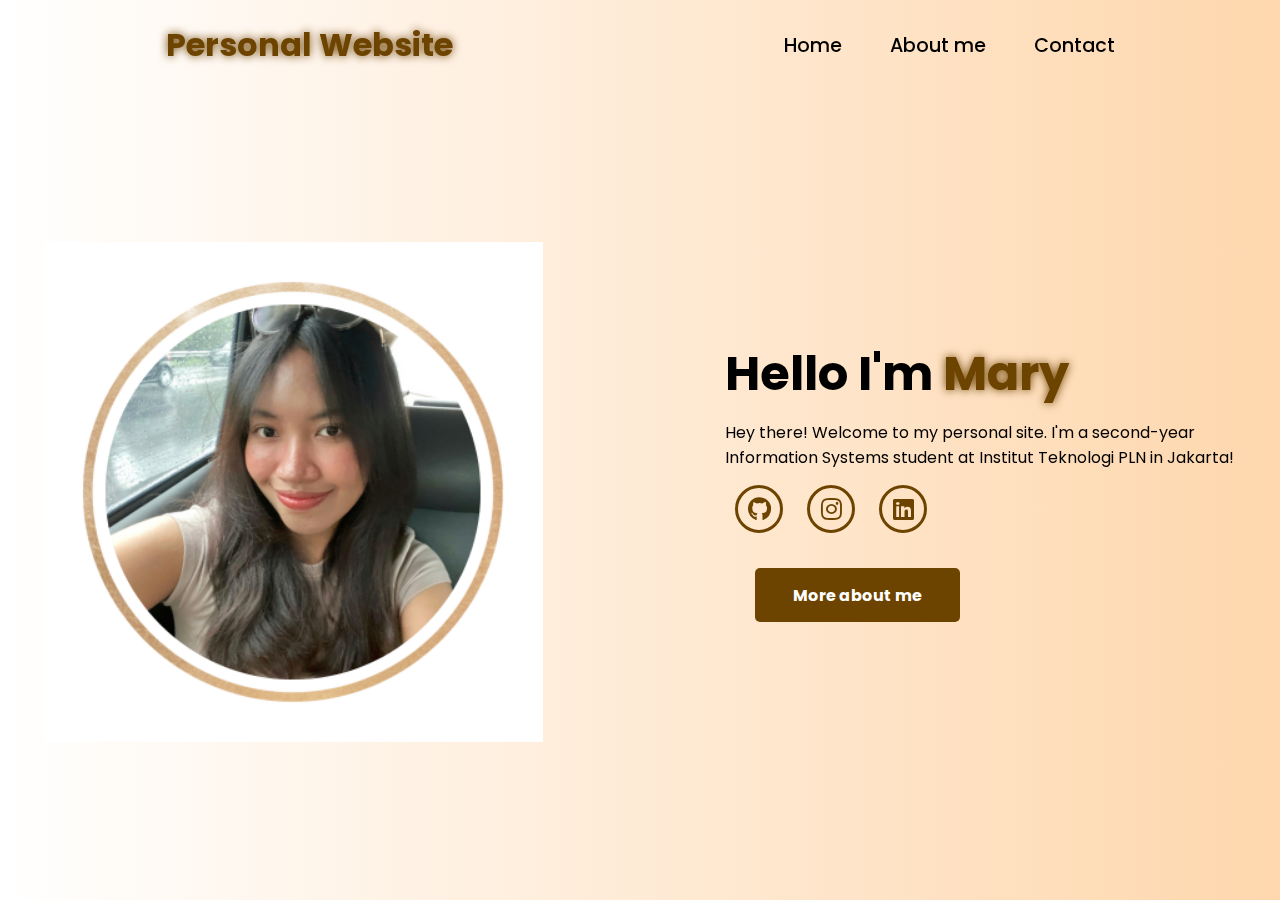
<file: index.html>
<!DOCTYPE html>
<html lang="en">
<head>
    <meta charset="UTF-8">
    <meta name="viewport" content="width=device-width, initial-scale=1.0">
    <title>Mary's Personal Website</title>
    <link rel="stylesheet" href="https://cdnjs.cloudflare.com/ajax/libs/font-awesome/6.7.1/css/all.min.css">
    <link rel="stylesheet" href="style.css">
    <link rel="stylesheet" href="https://unpkg.com/aos@next/dist/aos.css" />

    <style>
        html {
            scroll-behavior: smooth;
        }
    </style>
</head>
<body>
    <nav>
        <div class="nav-container">
            <div class="logo" data-aos="zoom-in" data-aos-duration="1000">
                <span>Personal Website</span>
            </div>
            <div class="links">
                <div class="link" data-aos="fade-up" data-aos-duration="1000" data-aos-delay="100">
                    <a href="#index">Home</a>
                </div>
                <div class="link" data-aos="fade-up" data-aos-duration="1000" data-aos-delay="200">
                    <a href="cv.html">About me</a>
                </div>
                <div class="link" data-aos="fade-up" data-aos-duration="1000" data-aos-delay="500">
                    <a href="contact.html">Contact</a>            
                </div>
            </div>
            <i class="fa-solid fa-bars hamburg" onclick="hamburg()"></i>
        </div>

        <div class="dropdown">
            <div class="links">
                <a href="#index">Home</a>
                <a href="cv.html">About Me</a>
                <a href="contact.html">Contact</a>
                <i class="fa-solid fa-xmark cancel" onclick="cancel()"></i>
            </div>
        </div>
    </nav>

        <section id="home">
            <div class="main-container">
                <div class="image" data-aos="zoom-in-right" data-aos-duration="2500">
                  <img src="main.png" alt="Mary" style="width: 500px; height: auto;">
               </div>
                <div class="content">
                    <h1 data-aos="fade-left" data-aos-duration="1000" data-aos-delay="800">Hello I'm <span>Mary</span></h1>
                        <p data-aos="flip-up" data-aos-duration="1000" data-aos-delay="1000">Hey there! Welcome to my personal site. I'm a second-year Information Systems student at Institut Teknologi PLN in Jakarta!</p>
                        <div class="social-links" data-aos="flip-down" data-aos-duration="1000" data-aos-delay="1200">
                            <a href="https://github.com/deeporumary" target="_blank"><i class="fa-brands fa-github"></i></a>
                            <a href="https://instagram.com/marymncc" target="_blank"><i class="fa-brands fa-instagram"></i></a>
                            <a href="https://www.linkedin.com/in/mary-deeporu-monica-191b122b2/" target="_blank"><i class="fa-brands fa-linkedin"></i></a>                    </div>
                 
                            <div class="btn" data-aos="zoom-out-left" data-aos-duration="1000" data-aos-delay="1300">
                                <a href="cv.html">
                                    <button>More about me</button>
                        </a>
                    </div>
                </div>
            </div>
        </section>

        <script src="https://unpkg.com/aos@next/dist/aos.js"></script>
        <script>
          AOS.init({offset:0});
        </script>

        <script>
            function hamburg(){
                const navbar = document.querySelector(".dropdown")
                navbar.style.transform = "translateY(0px)"
            }
            function cancel(){
                const navbar = document.querySelector(".dropdown")
                navbar.style.transform = "translateY(-500px)"
            }
        </script>
</body>
</html>
</file>
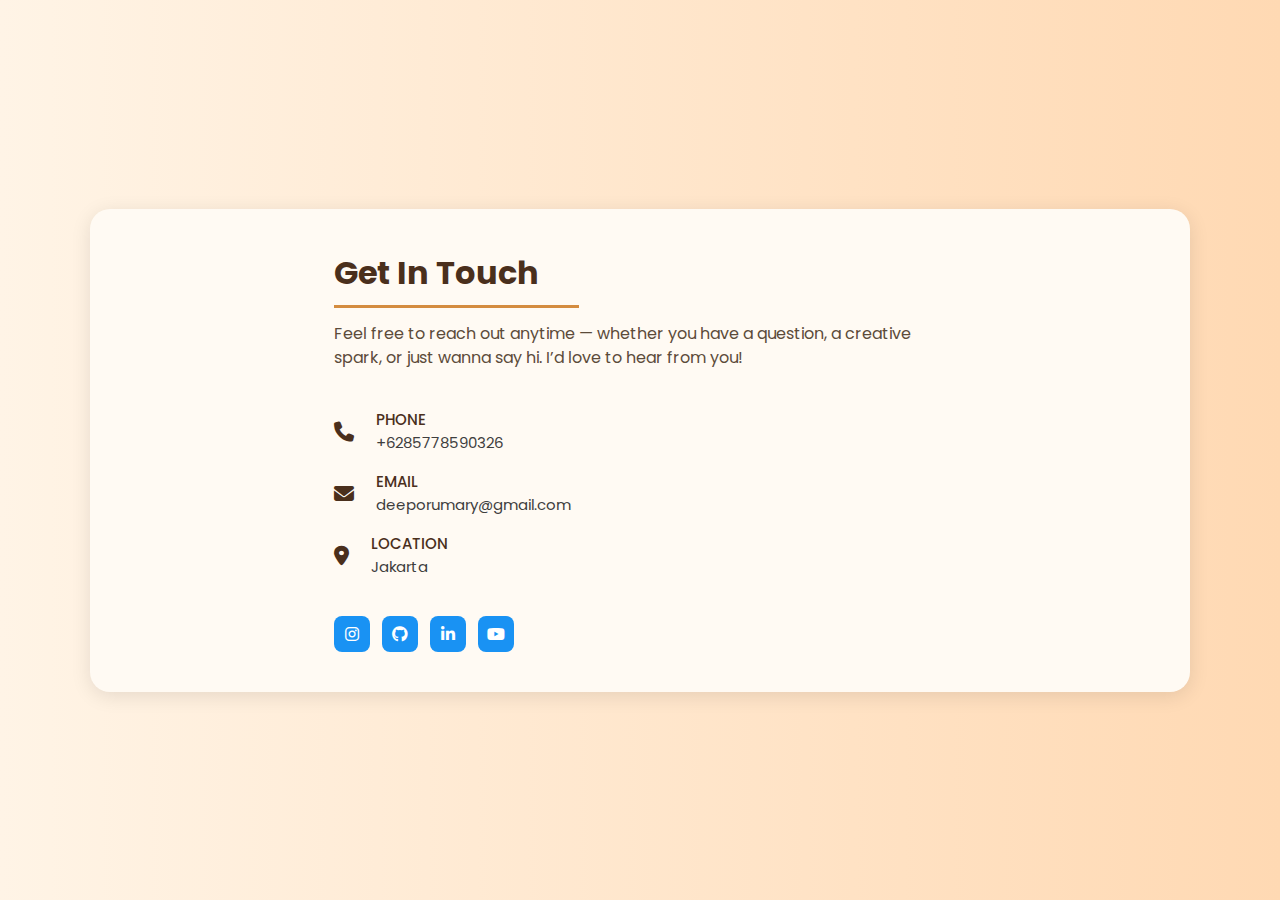
<file: contact.html>
<!DOCTYPE html>
<html lang="en">
<head>
    <meta charset="UTF-8">
    <link rel="stylesheet" href="https://cdnjs.cloudflare.com/ajax/libs/font-awesome/6.7.1/css/all.min.css">
    <link rel="stylesheet" href="style2.css">
    <link href="https://fonts.googleapis.com/css2?family=Poppins:ital,wght@0,100;0,200;0,400;0,500;0,600;0,800;1,900&display=swap" rel="stylesheet">
    <meta name="viewport" content="width=device-width, initial-scale=1.0">
    <title>Contact Section</title>
</head>
<body>
    <div class="container">
        <main class="row">
            <section class="col left">
                <div class="contactTitle">
                    <h2>Get In Touch</h2>
                    <p>Feel free to reach out anytime — whether you have a question, a creative spark, or just wanna say hi. I’d love to hear from you!</p>
                </div>

                <div class="contactInfo">
                    <div class="iconGroup">
                        <div class="icon">
                            <i class="fa-solid fa-phone"></i>
                </div>
                <div class="details">
                    <span>Phone</span>
                    <span>+6285778590326</span>
                </div>
            </div>

                <div class="iconGroup">
                    <div class="icon">
                        <i class="fa-solid fa-envelope"></i>
                    </div>
                    <div class="details">
                        <span>Email</span>
                        <span>deeporumary@gmail.com</span>
                    </div>
                </div>

                <div class="iconGroup">
                    <div class="icon">
                        <i class="fa-solid fa-location-dot"></i>
                    </div>
                    <div class="details">
                        <span>Location</span>
                        <span>Jakarta</span>
                    </div>
                </div>
            </div>
                
                <div class="socialMedia">
                    <a href="https://instagram.com/marymncc"><i class="fa-brands fa-instagram"></i></a>
                    <a href="https://github.com/deeporumary"><i class="fa-brands fa-github"></i></a>
                    <a href="https://www.linkedin.com/in/mary-deeporu-monica-191b122b2/"><i class="fa-brands fa-linkedin-in"></i></a>
                    <a href="https://www.youtube.com/@marymncc"><i class="fa-brands fa-youtube"></i></a>
                </div>

        </main>
    </div>
</body>
</html>
</file>
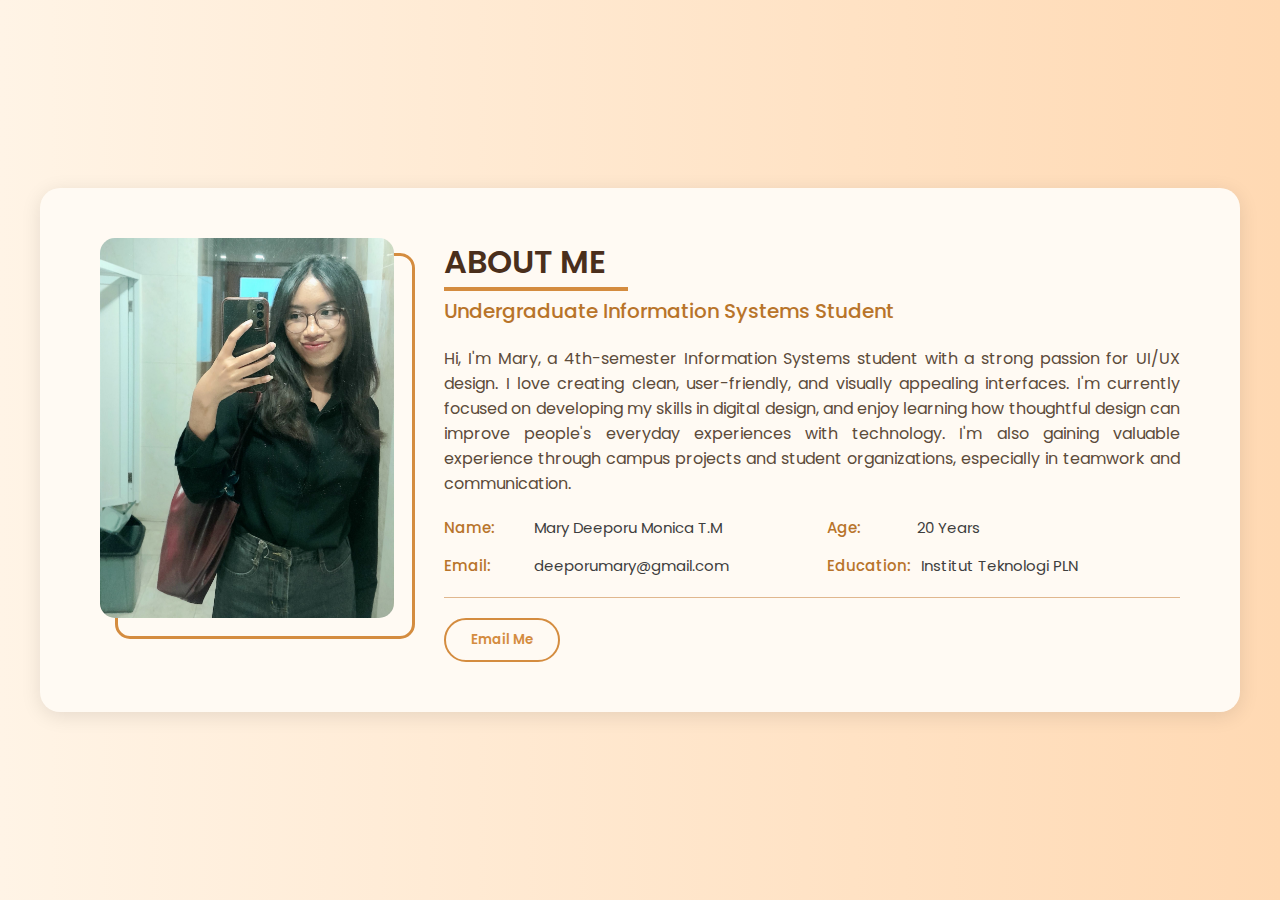
<file: cv.html>
<!DOCTYPE html>
<html lang="en">
<head>
  <meta charset="UTF-8">
  <link rel="stylesheet" href="https://cdnjs.cloudflare.com/ajax/libs/font-awesome/6.7.1/css/all.min.css">
  <link rel="stylesheet" href="style1.css">
  <meta name="viewport" content="width=device-width, initial-scale=1.0">
  <title>About Me Section</title>
</head>
<body>
  
<div class="about_container">
  <div class="about_contents">
    <section class="imageSection">
      <img src="mary.jpg">
    </section>
    <section class="infoSection">
      <h1>About Me</h1>
      <h2>Undergraduate Information Systems Student</h2>
      <p>Hi, I'm Mary, a 4th-semester Information Systems student with a strong passion for UI/UX design. I love creating clean, user-friendly, and visually appealing interfaces. I'm currently focused on developing my skills in digital design, and enjoy learning how thoughtful design can improve people's everyday experiences with technology. I'm also gaining valuable experience through campus projects and student organizations, especially in teamwork and communication.</p>
      <div class="personalInfo">
          <div><span>Name:</span><span>Mary Deeporu Monica T.M</span></div>
          <div><span>Age:</span><span>20 Years</span></div>
          <div><span>Email:</span><span>deeporumary@gmail.com</span></div>
          <div><span>Education:</span><span>Institut Teknologi PLN</span></div>
      </div>
      <div class="button">
        <a href="mailto:deeporumary@gmailcom">
        <button>Email Me</button>
        </a>
      </div>
    </section>
  </div>

</div>
</body>
</html>
</file>
<file: style.css>
@import url('https://fonts.googleapis.com/css2?family=Poppins:wght@100;200;300;400;500;600&display=swap');
*{
    padding: 0;
    margin: 0;
    font-family: 'Poppins', sans-serif;
    box-sizing: border-box;
}
html{
    overflow-x: hidden;
}
body{
    width: 100%;
    height: 100vh;
    overflow: hidden;
    background: linear-gradient(to right, rgb(255,255,255), rgb(254,215,173));
}
nav{
    width: 100%;
    height: 10vh;
    position: sticky;
}
.nav-container{
    width: 100%;
    height: 100%;
    display: flex;
    justify-content: space-around;
    align-items: center;
}
.logo{
    color: black;
    font-size: 2rem;
    font-weight: bolder;
}
.logo span{
    color: rgb(109,67, 0);
    text-shadow: 0 0 10px rgb(109,67, 0);
}
.hamburg, .cancel{
    cursor: pointer;
    position: absolute;
    right: 15px;
    top: 10px;
    color: black;
    font-size: 2rem;
    display: none;
}
.nav-container .links {
    display: flex;
    gap: 3rem;
    align-items: center;
}
.nav-container .links a{
    position: relative;
    font-size: 1.2rem;
    color: black;
    text-decoration: none;
    font-weight: 500;
    transform: 0.3s linear;
}
.nav-container .links a::before{
    position: absolute;
    content: "";
    bottom: -3px;
    left: 0;
    width: 0%;
    height: 3px;
    background-color: rgb(109,67, 0);
    transition: 0.2s linear;
}
.nav-container .links a:hover::before{
    width: 100%;
}
.nav-container .contact-btn{
    background-color: transparent;
    padding: 5px 20px;
    border-radius: 20px;
    border: 2px solid rgb(109,67, 0);
    transition: 0.2s linear;
}
.nav-container .contact-btn a{
    color: white;
    transition: 0.3s linear;
}
.nav-container .contact-btn:hover, .nav-container .contact-btn:hover a{
    background-color: rgb(109,67, 0);
    color: white;
}
.nav-container .links a:hover{
    color: rgb(109,67, 0);
}
.dropdown{
    z-index: 100;
    position: absolute;
    top: 0;
    transform: translateY(-500px);
    width: 100%;
    height: auto;
    backdrop-filter: brightness(40%) blur(3px);
    box-shadow: 0 0 20px black;
    transition: 0.2s linear;
}
.dropdown .links a{
    color: white;
    display: flex;
    text-decoration: none;
    justify-content: center;
    padding: 15px 0;
    align-items: center;
    transition: 0.2s linear;
}
.dropdown .links a:hover{
    background-color: rgb(109,67, 0);
}
section{
    width: 100%;
    height: 90vh;
}
.main-container{
    width: 100%;
    height: 100%;
    display: flex;
    justify-content: space-evenly;
    align-items: center;
}
.main-container .image{
    z-index: -1;
    width: 50%;
}
.main-container .image img{
    width: 100%;
}
.main-container .content{
    color: black;
    width: 40%;
    min-height: 100px;
}
.content h1{
    font-size: clamp(1rem, 2rem + 5vw, 3rem);
}
.content h1 span{
    color: rgb(109,67, 0);
    text-shadow: 0 0 10px rgb(109,67, 0);
}
font-weight: 600;
    font-size: clamp(1rem, 1rem + 5vw, 2rem);
    display: flex;
    align-items: center;
}

.typewriter .static-text {
    color: black;
}

.typewriter .dynamic-text {
    color: rgb(109, 67, 0);
    font-size: 2.5rem;
    text-shadow: 0 0 5px rgb(109, 67, 0);
    position: relative;
    min-width: 180px; 
    display: inline-block;
}

.dynamic-text::before {
    content: "Information Systems Student";
    animation: words 6s infinite;
}

.dynamic-text::after {
    content: "";
    position: absolute;
    width: calc(100% + 8px);
    height: 100%;
    border-left: 3px solid black;
    animation: cursor 0.6s linear infinite;
}

@keyframes cursor {
    to {
        border-left: 3px solid #b74b4b;
    }
}
.content p{
    font-size: clamp(0.4rem, 0.2rem + 9vw, 1rem);
    margin: 10px 0;
}
.social-links i{
    display: inline-flex;
    justify-content: center;
    align-items: center;
    width: 3rem;
    height: 3rem;
    background-color:transparent;
    border: 0.2rem solid rgb(109,67, 0);
    border-radius: 50%;
    color:rgb(109,67, 0);
    margin: 5px 10px;
    font-size: 1.5rem;
    transition: 0.2s linear;
}
.social-links i:hover{
    scale: 1.3;
    color: white;
    background-color: rgb(109,67, 0);
    filter: drop-shadow(0 0 10px rgb(109,67,0));
}
.content button{
    width: 40%;
    height: 6vh;
    margin: 30px;
    background-color: rgb(109,67, 0);
    color: white;
    border: none;
    outline: none;
    font-size: 100%;
    font-weight: 700;
    border-radius: 5px;
    transition: 0.2s linear;
}
.content button:hover{
 scale: 1.1;
 color: rgb(109,67, 0);
 border: 2px solid rgb(109,67, 0);
 background-color: transparent;
 font-weight: 700;
 box-shadow: 0 0 40px rgb(109,67, 0);
}
@media (max-width:884px) {
    body{
        overflow-y: visible;
    }
    nav .logo{
        position: absolute;
        top: 16px;
        left: 15px;
        font-size: 1.5rem;
    }
    .main-container{
        display: flex;
        flex-direction: column;
    }
    .nav-container .links{
        display: none;
    }
    .hamburg,.cancel{
        display: block;
    }
    .main-container .content{
        width: 80%;
    }
    .social-links i{
        width: 2.5rem;
        height: 2.5rem;
        font-size: 1.5rem;
    }
    .cancel{
        color: white;
    }
    .main-container .image{
        width: 80%;
        margin-bottom: 0px;
    }
}
</file>
<file: style2.css>
* {
    margin: 0;
    padding: 0;
    box-sizing: border-box;
    font-family: 'Poppins', sans-serif;
  }
  
  body {
    width: 100%;
    min-height: 100vh;
    background: linear-gradient(to right, #fff4e6, #ffd9b3);
    color: #3e3e3e;
  }
  
  .container {
    width: 100%;
    min-height: 100vh;
    display: flex;
    justify-content: center;
    align-items: center;
    padding: 30px 5%;
  }
  
  .container .row {
    display: flex;
    flex-wrap: wrap;
    justify-content: center;
    width: 100%;
    max-width: 1100px;
    background-color: #fffaf3;
    padding: 40px;
    border-radius: 20px;
    box-shadow: 0 4px 20px rgba(0, 0, 0, 0.1);
    gap: 40px;
  }
  
  .row section.col {
    display: flex;
    flex-direction: column;
  }
  
  .row section.left {
    flex: 0 0 60%;
    min-width: 300px;
  }
  
  .row section.right {
    flex: 0 0 40%;
    padding-left: 40px;
  }
  
  section.left .contactTitle h2 {
    font-size: 32px;
    font-weight: 700;
    color: #4a2f1c;
    position: relative;
    margin-bottom: 25px;
  }
  
  section.left .contactTitle h2::before {
    content: '';
    position: absolute;
    width: 30%;
    height: 1px;
    background-color: #c3a27f;
    top: 120%;
    left: 0;
  }
  
  section.left .contactTitle h2::after {
    content: '';
    position: absolute;
    width: 40%;
    height: 3px;
    background-color: #d48c3f;
    top: calc(120% - 1px);
    left: 0;
  }
  
  section.left .contactTitle p {
    font-size: 16px;
    color: #5c4b3a;
    line-height: 1.5;
    padding-bottom: 22px;
  }
  
  .contactInfo .iconGroup {
    display: flex;
    align-items: center;
    gap: 10px;
    margin: 16px 0;
  }
  
  .iconGroup .icon {
    margin-right: 12px;
    display: flex;
    align-items: center;
    justify-content: center;
  }
  
  .iconGroup .icon i {
    font-size: 20px;
    color: #4a2f1c;
    margin-top: 2px;
    align-items: center;
  }
  
  .iconGroup .details span {
    display: block;
    font-size: 15px;
    color: #3e3e3e;
  }
  
  .iconGroup .details span:nth-child(1) {
    text-transform: uppercase;
    font-weight: 500;
    color: #4a2f1c;
  }
  
  .socialMedia {
    display: flex;
    flex-wrap: wrap;
    margin-top: 22px;
    gap: 12px;
  }
  
  .socialMedia a {
    width: 36px;
    height: 36px;
    border-radius: 8px;
    background-color: #1992f3;
    display: flex;
    align-items: center;
    justify-content: center;
    color: white;
    text-decoration: none;
    transition: 0.3s ease;
  }
  
  .socialMedia a:hover {
    background-color: #1277c9;
  }
</file>
<file: style1.css>
@import url('https://fonts.googleapis.com/css2?family=Poppins:wght@300;400;500;600&display=swap');

* {
    margin: 0;
    padding: 0;
    box-sizing: border-box;
    font-family: 'Poppins', sans-serif;
}

body {
    width: 100%;
    min-height: 100vh;
    display: flex;
    justify-content: center;
    align-items: center;
    background: linear-gradient(to right, #fff4e6, #ffd9b3);
    color: #3e3e3e;
    padding: 40px 20px;
}

.about_container {
    width: 100%;
    max-width: 1200px;
    background-color: #fffaf3;
    padding: 50px 60px;
    border-radius: 20px;
    box-shadow: 0 4px 20px rgba(0,0,0,0.1);
}

.about_contents {
    display: grid;
    grid-template-columns: 2fr 5fr;
    gap: 50px;
}

.imageSection {
    position: relative;
    min-width: 280px;
    height: 380px;
}

.imageSection img {
    width: 100%;
    height: 100%;
    object-fit: cover;
    border-radius: 15px;
    position: relative;
    z-index: 2;
}

.imageSection::after {
    content: '';
    position: absolute;
    width: 100%;
    height: 100%;
    border: 3px solid #d48c3f;
    top: 15px;
    left: 15px;
    border-radius: 15px;
    z-index: 1;
}

.infoSection h1 {
    font-size: 32px;
    font-weight: 600;
    margin-bottom: 10px;
    color: #4a2f1c;
    text-transform: uppercase;
    position: relative;
}

.infoSection h1::after {
    content: '';
    position: absolute;
    width: 25%;
    height: 4px;
    background-color: #d48c3f;
    bottom: -5px;
    left: 0;
}

.infoSection h2 {
    font-size: 20px;
    font-weight: 500;
    color: #b8742a;
    margin-bottom: 20px;
}

.infoSection p {
    font-size: 16px;
    color: #5c4b3a;
    margin-bottom: 10px;
    text-align: justify;
}

.personalInfo {
    display: grid;
    grid-template-columns: repeat(2, 1fr);
    gap: 15px 30px;
    margin: 20px 0;
    border-bottom: 1px solid #e0b78e;
    padding-bottom: 20px;
}

.personalInfo div {
    display: flex;
    gap: 10px;
    font-size: 15px;
    color: #3e3e3e;
}

.personalInfo div span:first-child {
    font-weight: 500;
    min-width: 80px;
    color: #b8742a;
}

.infoSection button {
    padding: 10px 25px;
    border: 2px solid #d48c3f;
    background-color: transparent;
    color: #d48c3f;
    border-radius: 25px;
    font-weight: 600;
    cursor: pointer;
    transition: all 0.3s ease;
}

.infoSection button:hover {
    background-color: #d48c3f;
    color: white;
}
</file>
